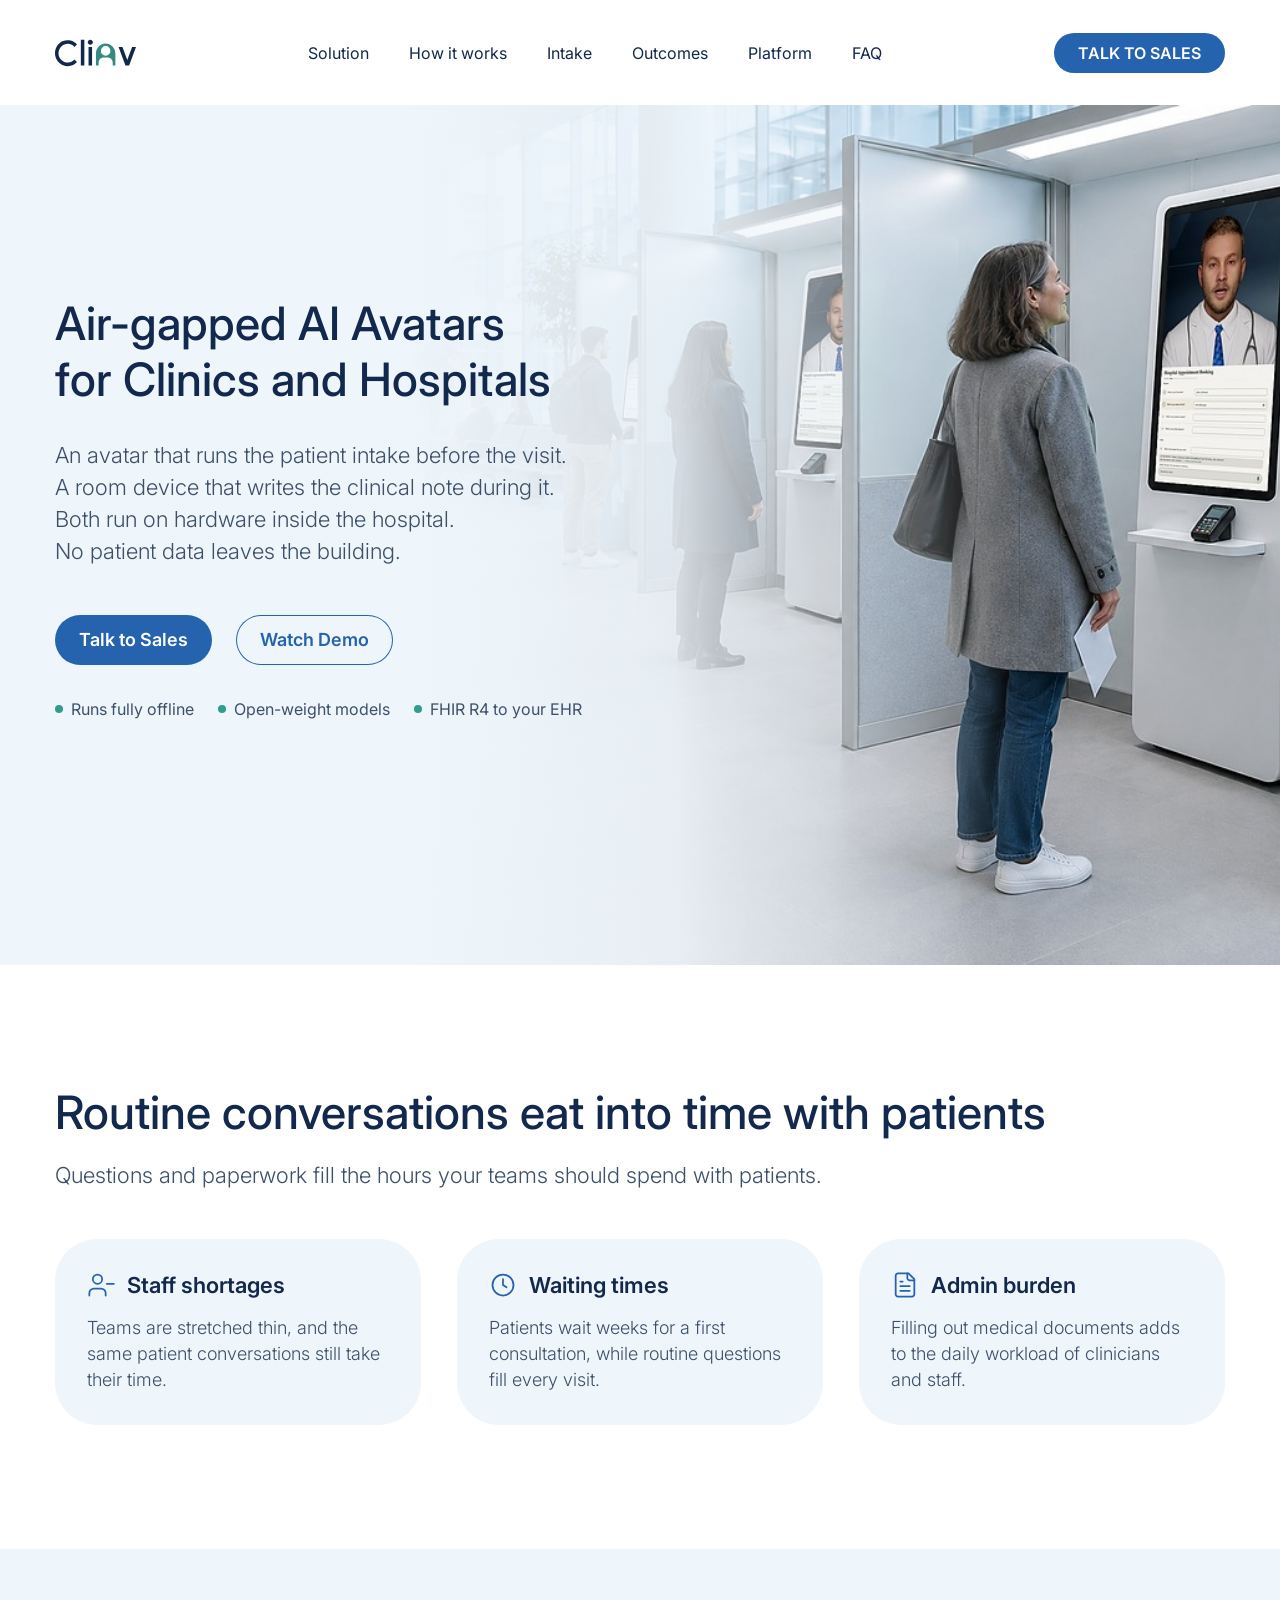
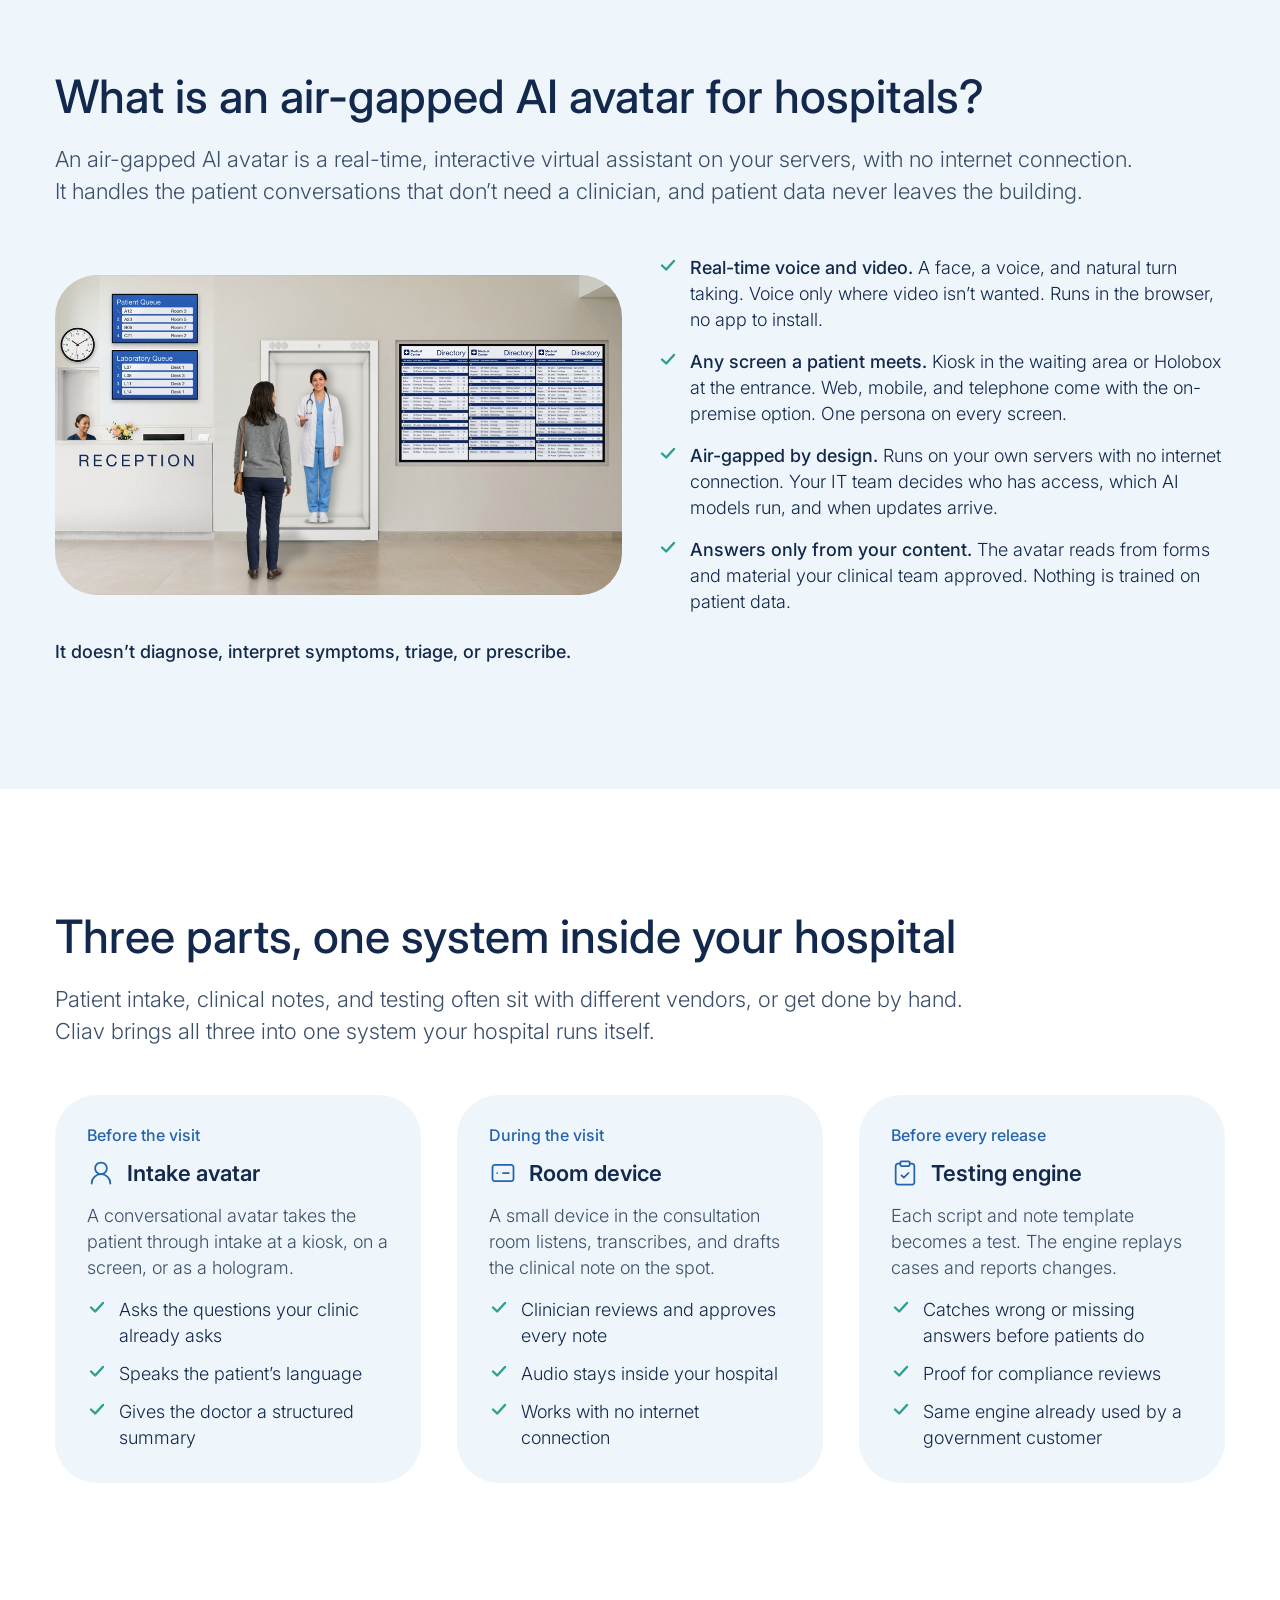
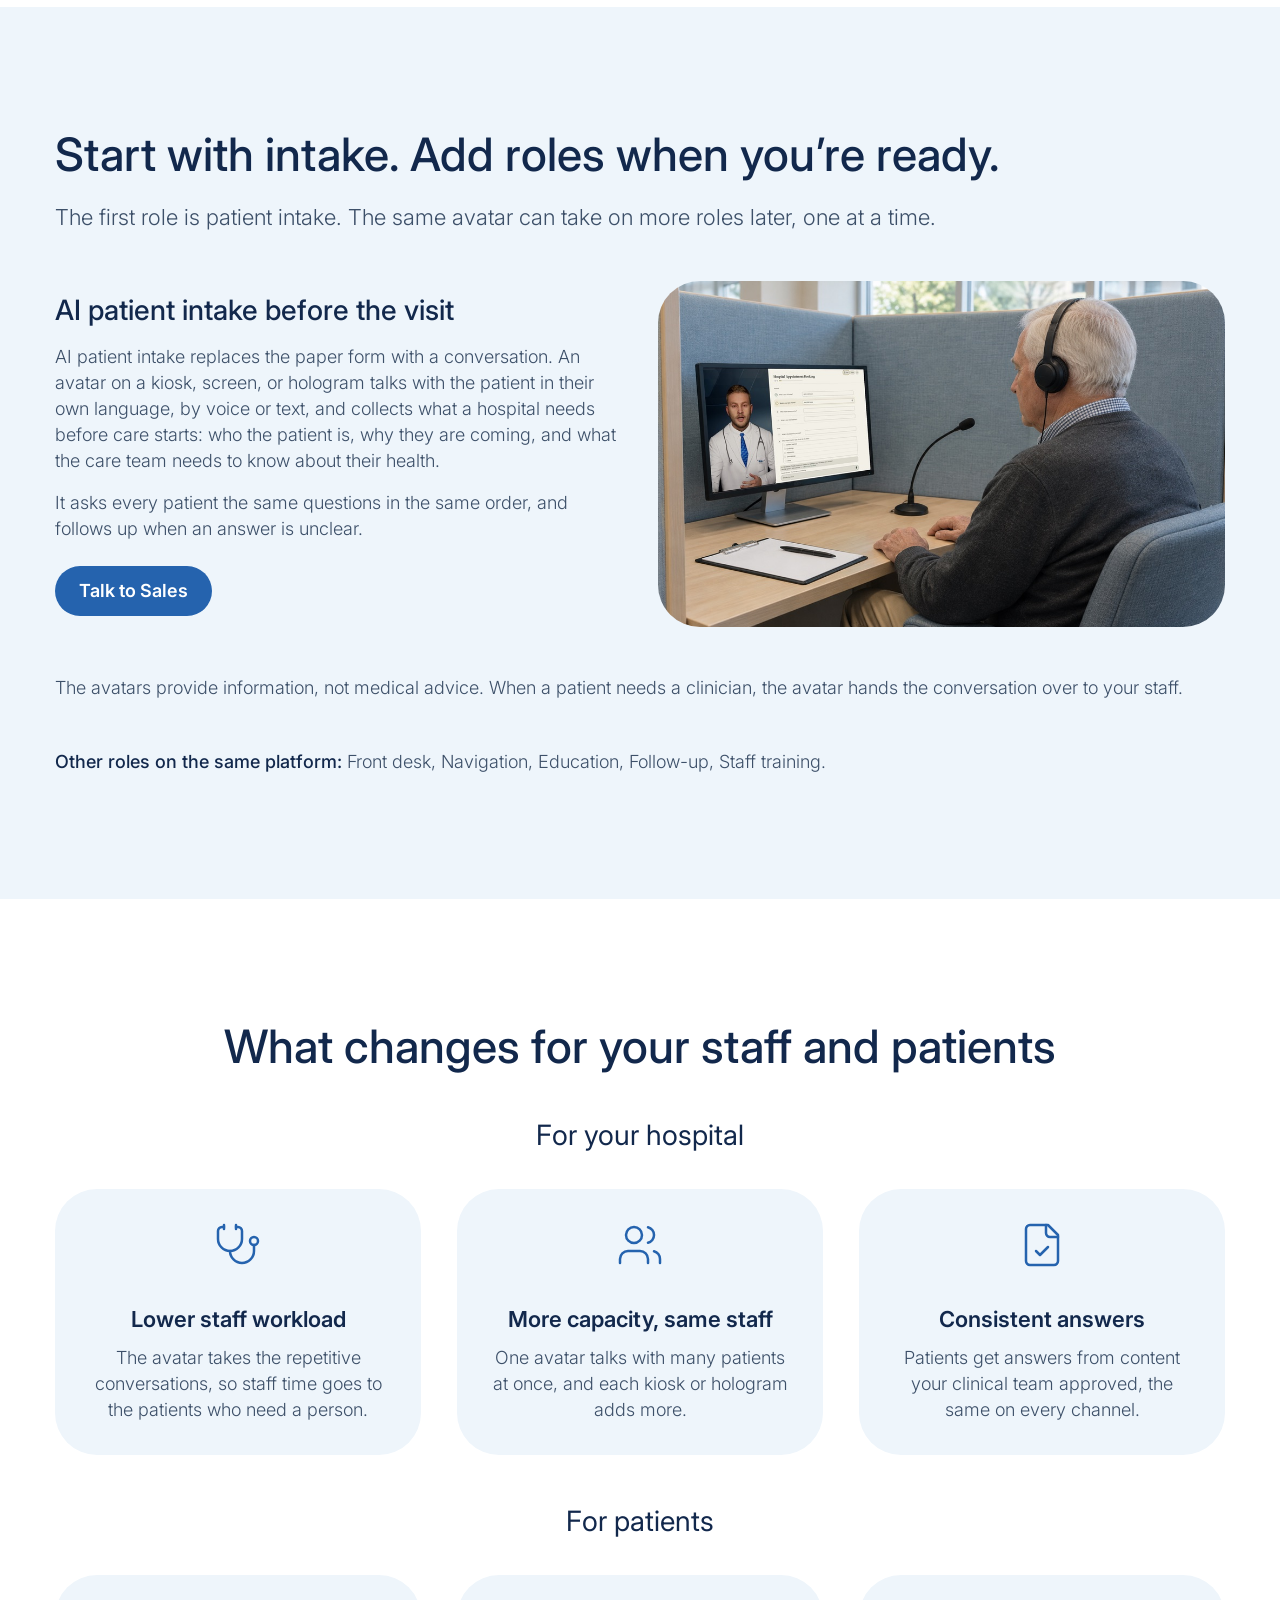
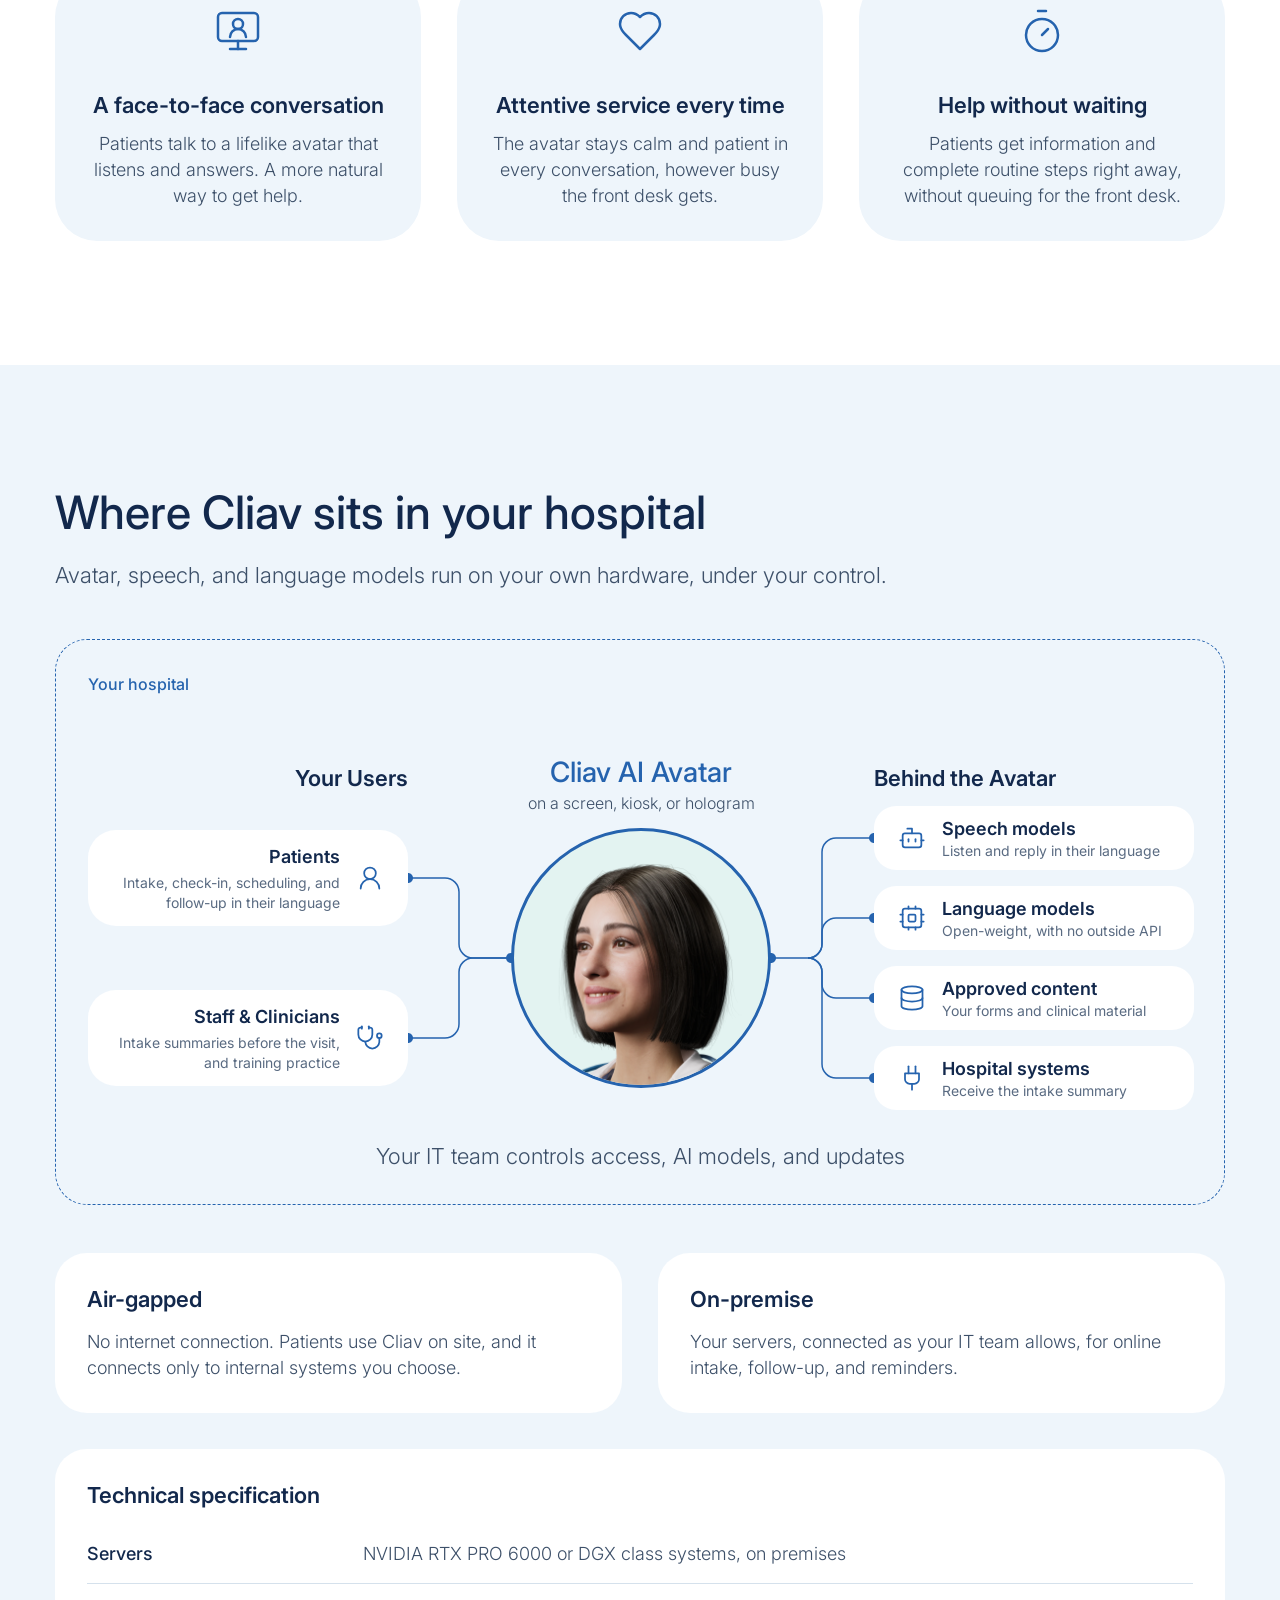
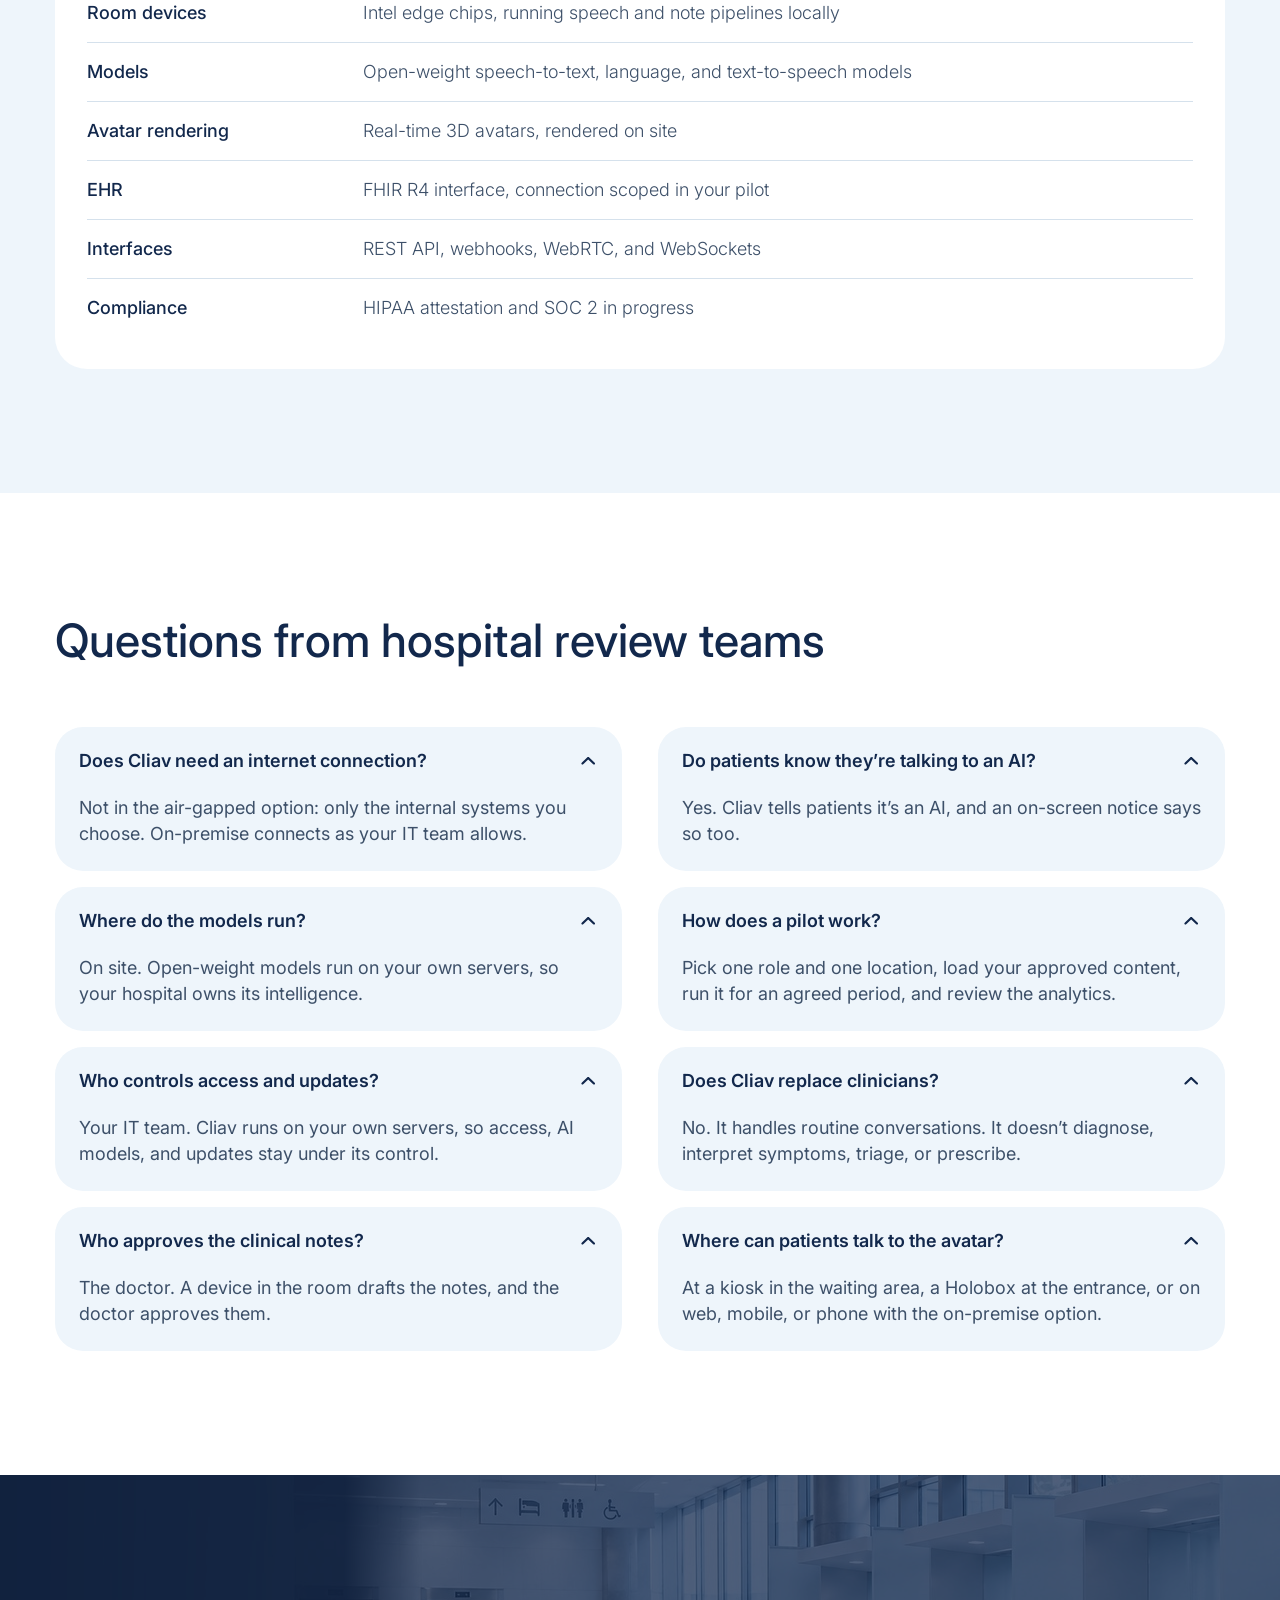
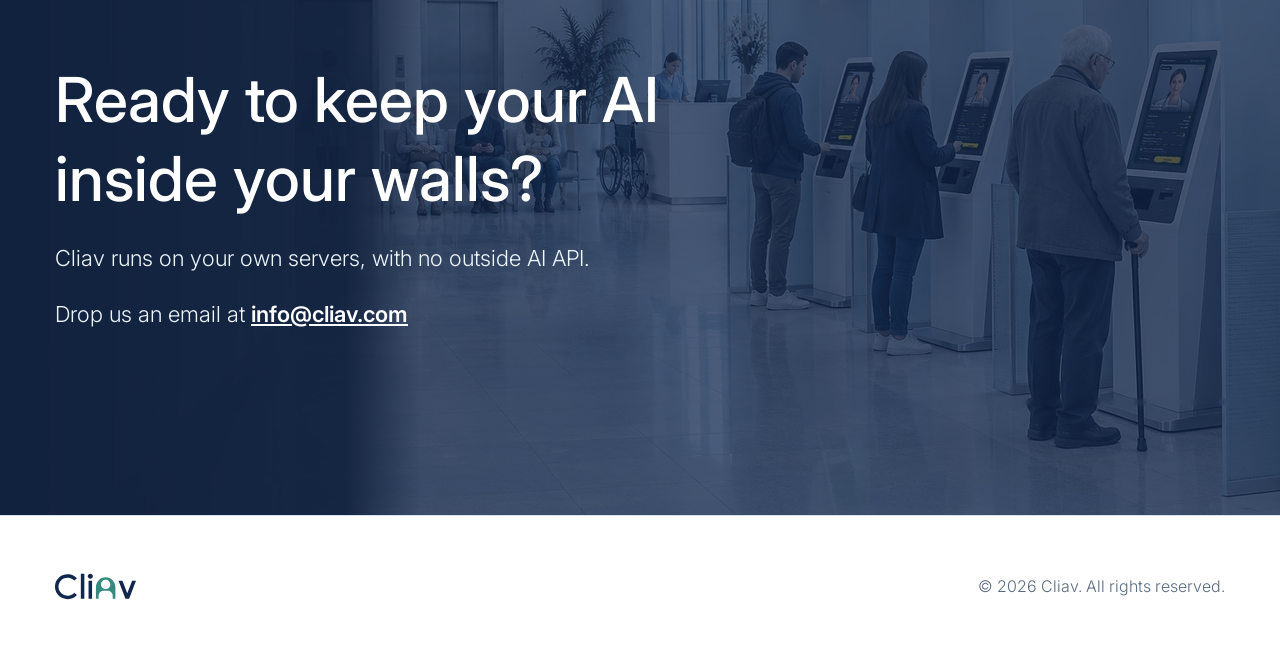
<file: index.html>
<!doctype html>
<html lang="en">
<head>
  <meta charset="utf-8">
  <meta name="viewport" content="width=device-width, initial-scale=1">
  <title>Cliav | Air-gapped AI Avatars for Clinics and Hospitals</title>
  <meta name="description" content="An avatar runs patient intake before the visit. A room device writes the clinical note during it. Both run inside the hospital, so no patient data leaves the building.">
  <link rel="canonical" href="https://cliav.com/">

  <!-- Open Graph -->
  <meta property="og:type" content="website">
  <meta property="og:site_name" content="Cliav">
  <meta property="og:title" content="Cliav | Air-gapped AI Avatars for Clinics and Hospitals">
  <meta property="og:description" content="An intake avatar and a room device on hardware inside the hospital. No patient data leaves the building.">
  <meta property="og:image" content="https://cliav.com/assets/img/og/og-image.png">
  <meta property="og:image:width" content="1200">
  <meta property="og:image:height" content="630">
  <meta property="og:image:alt" content="Cliav: Air-gapped AI Avatars for Clinics and Hospitals. No patient data leaves the building.">
  <meta property="og:url" content="https://cliav.com/">
  <meta name="twitter:card" content="summary_large_image">

  <link rel="icon" href="/assets/favicon/favicon.svg" type="image/svg+xml">
  <link rel="icon" href="/assets/favicon/favicon-32.png" type="image/png" sizes="32x32">
  <link rel="apple-touch-icon" href="/assets/favicon/apple-touch-icon.png">
  <meta name="apple-mobile-web-app-title" content="Cliav">
  <meta name="theme-color" content="#12284c">
  <link rel="stylesheet" href="/assets/css/tokens.css?v=20261103">
  <link rel="stylesheet" href="/assets/css/styles.css?v=20261103">
  <script src="/assets/js/main.js?v=20261103" defer></script>
</head>
<body>

  <header class="nav">
    <div class="container nav-row">
      <a class="logo" href="/"><img src="/assets/img/logo/cliav.svg" alt="Cliav" width="81" height="28"></a>
      <button class="nav-toggle" type="button" aria-expanded="false" aria-controls="nav-menu" aria-label="Open menu">
        <span></span><span></span><span></span>
      </button>
      <nav class="nav-menu" id="nav-menu" aria-label="Main">
        <ul class="nav-links">
          <li><a href="#solution">Solution</a></li>
          <li><a href="#how-it-works">How it works</a></li>
          <li><a href="#intake">Intake</a></li>
          <li><a href="#outcomes">Outcomes</a></li>
          <li><a href="#platform">Platform</a></li>
          <li><a href="#faq">FAQ</a></li>
        </ul>
        <a class="btn btn-nav" href="#contact">Talk to Sales</a>
      </nav>
    </div>
  </header>

  <main>
    <section id="hero" class="hero">
      <div class="container">
        <div class="hero-text">
          <h1>Air-gapped AI Avatars <br>for Clinics and Hospitals</h1>
          <p class="lead">An avatar that runs the patient intake before the visit. <br>A room device that writes the clinical note during it. <br>Both run on hardware inside the hospital. <br>No patient data leaves the building.</p>
          <div class="buttons">
            <a class="btn btn-primary" href="#contact">Talk to Sales</a>
            <button class="btn btn-secondary btn-demo" type="button" aria-haspopup="dialog" data-video-open><svg class="btn-play" width="12" height="14" viewBox="0 0 12 14" aria-hidden="true" focusable="false"><path d="M1 1.6v10.8a.9.9 0 0 0 1.37.77l8.8-5.4a.9.9 0 0 0 0-1.54l-8.8-5.4A.9.9 0 0 0 1 1.6z" fill="currentColor"/></svg>Watch Demo</button>
          </div>
          <ul class="badges">
            <li><img src="/assets/img/icons/dot.svg" alt="" width="8" height="8">Runs fully offline</li>
            <li><img src="/assets/img/icons/dot.svg" alt="" width="8" height="8">Open-weight models</li>
            <li><img src="/assets/img/icons/dot.svg" alt="" width="8" height="8">FHIR R4 to your EHR</li>
          </ul>
        </div>
      </div>
      <div class="hero-media">
        <img src="/assets/img/sections/v1-hero.jpg" alt="" width="1029" height="690" fetchpriority="high">
      </div>
    </section>

    <section id="problem">
      <div class="container stack">
        <div class="section-head">
          <h2>Routine conversations eat into time with patients</h2>
          <p class="lead lead-narrow">Questions and paperwork fill the hours your teams should spend with patients.</p>
        </div>
        <div class="cards">
          <article class="card">
            <div class="card-title">
              <img src="/assets/img/icons/staff-shortages.svg" alt="" width="28" height="28">
              <h3>Staff shortages</h3>
            </div>
            <p>Teams are stretched thin, and the same patient conversations still take their time.</p>
          </article>
          <article class="card">
            <div class="card-title">
              <img src="/assets/img/icons/waiting-times.svg" alt="" width="28" height="28">
              <h3>Waiting times</h3>
            </div>
            <p>Patients wait weeks for a first consultation, while routine questions fill every visit.</p>
          </article>
          <article class="card">
            <div class="card-title">
              <img src="/assets/img/icons/admin-burden.svg" alt="" width="28" height="28">
              <h3>Admin burden</h3>
            </div>
            <p>Filling out medical documents adds to the daily workload of clinicians and staff.</p>
          </article>
        </div>
      </div>
    </section>

    <section id="solution" class="tint">
      <div class="container stack">
        <div class="section-head">
          <h2>What is an air-gapped AI avatar for hospitals?</h2>
          <p class="lead">An air-gapped AI avatar is a real-time, interactive virtual assistant on your servers, with no internet connection. <br>It handles the patient conversations that don’t need a clinician, and patient data never leaves the building.</p>
        </div>
        <div class="solution-body">
          <div class="split">
            <img class="photo photo-video" src="/assets/img/sections/v5-solution.jpg" alt="A patient talks to a life-size hologram of a clinician in a hospital reception" width="1134" height="638" loading="lazy">
            <ul class="bullets">
              <li><img src="/assets/img/icons/tick.svg" alt="" width="20" height="20"><p><strong>Real-time voice and video.</strong> A face, a voice, and natural turn taking. Voice only where video isn’t wanted. Runs in the browser, no app to install.</p></li>
              <li><img src="/assets/img/icons/tick.svg" alt="" width="20" height="20"><p><strong>Any screen a patient meets.</strong> Kiosk in the waiting area or Holobox at the entrance. Web, mobile, and telephone come with the on-premise option. One persona on every screen.</p></li>
              <li><img src="/assets/img/icons/tick.svg" alt="" width="20" height="20"><p><strong>Air-gapped by design.</strong> Runs on your own servers with no internet connection. Your IT team decides who has access, which AI models run, and when updates arrive.</p></li>
              <li><img src="/assets/img/icons/tick.svg" alt="" width="20" height="20"><p><strong>Answers only from your content.</strong> The avatar reads from forms and material your clinical team approved. Nothing is trained on patient data.</p></li>
            </ul>
          </div>
          <p class="scope">It doesn’t diagnose, interpret symptoms, triage, or prescribe.</p>
        </div>
      </div>
    </section>

    <section id="how-it-works">
      <div class="container stack">
        <div class="section-head">
          <h2>Three parts, one system inside your hospital</h2>
          <p class="lead lead-narrow">Patient intake, clinical notes, and testing often sit with different vendors, or get done by hand. Cliav brings all three into one system your hospital runs itself.</p>
        </div>
        <div class="cards">
          <article class="card part">
            <p class="part-when">Before the visit</p>
            <div class="card-title">
              <img src="/assets/img/icons/intake-avatar.svg" alt="" width="28" height="28">
              <h3>Intake avatar</h3>
            </div>
            <p>A conversational avatar takes the patient through intake at a kiosk, on a screen, or as a hologram.</p>
            <ul class="bullets">
              <li><img src="/assets/img/icons/tick.svg" alt="" width="20" height="20"><p>Asks the questions your clinic already asks</p></li>
              <li><img src="/assets/img/icons/tick.svg" alt="" width="20" height="20"><p>Speaks the patient’s language</p></li>
              <li><img src="/assets/img/icons/tick.svg" alt="" width="20" height="20"><p>Gives the doctor a structured summary</p></li>
            </ul>
          </article>
          <article class="card part">
            <p class="part-when">During the visit</p>
            <div class="card-title">
              <img src="/assets/img/icons/room-device.svg" alt="" width="28" height="28">
              <h3>Room device</h3>
            </div>
            <p>A small device in the consultation room listens, transcribes, and drafts the clinical note on the spot.</p>
            <ul class="bullets">
              <li><img src="/assets/img/icons/tick.svg" alt="" width="20" height="20"><p>Clinician reviews and approves every note</p></li>
              <li><img src="/assets/img/icons/tick.svg" alt="" width="20" height="20"><p>Audio stays inside your hospital</p></li>
              <li><img src="/assets/img/icons/tick.svg" alt="" width="20" height="20"><p>Works with no internet connection</p></li>
            </ul>
          </article>
          <article class="card part">
            <p class="part-when">Before every release</p>
            <div class="card-title">
              <img src="/assets/img/icons/testing-engine.svg" alt="" width="28" height="28">
              <h3>Testing engine</h3>
            </div>
            <p>Each script and note template becomes a test. The engine replays cases and reports changes.</p>
            <ul class="bullets">
              <li><img src="/assets/img/icons/tick.svg" alt="" width="20" height="20"><p>Catches wrong or missing answers before patients do</p></li>
              <li><img src="/assets/img/icons/tick.svg" alt="" width="20" height="20"><p>Proof for compliance reviews</p></li>
              <li><img src="/assets/img/icons/tick.svg" alt="" width="20" height="20"><p>Same engine already used by a government customer</p></li>
            </ul>
          </article>
        </div>
      </div>
    </section>

    <section id="intake" class="tint">
      <div class="container stack">
        <div class="section-head">
          <h2>Start with intake. Add roles when you’re ready.</h2>
          <p class="lead">The first role is patient intake. The same avatar can take on more roles later, one at a time.</p>
        </div>
        <div class="split">
          <div class="panel-text">
            <h3>AI patient intake before the visit</h3>
            <p>AI patient intake replaces the paper form with a conversation. An avatar on a kiosk, screen, or hologram talks with the patient in their own language, by voice or text, and collects what a hospital needs before care starts: who the patient is, why they are coming, and what the care team needs to know about their health.</p>
            <p>It asks every patient the same questions in the same order, and follows up when an answer is unclear.</p>
            <a class="btn btn-primary" href="#contact">Talk to Sales</a>
          </div>
          <img class="photo photo-intake" src="/assets/img/sections/r1-intake.jpg" alt="A patient in headphones completes intake with an avatar on a screen" width="1134" height="640" loading="lazy">
        </div>
        <p class="body-line">The avatars provide information, not medical advice. When a patient needs a clinician, the avatar hands the conversation over to your staff.</p>
        <p class="body-line"><strong>Other roles on the same platform:</strong> Front desk, Navigation, Education, Follow-up, Staff training.</p>
      </div>
    </section>

    <section id="outcomes">
      <div class="container stack">
        <h2 class="centered">What changes for your staff and patients</h2>
        <div class="outcome-group">
          <h3>For your hospital</h3>
          <div class="cards">
            <article class="card outcome">
              <img src="/assets/img/icons/staff-workload.svg" alt="" width="48" height="48">
              <h4>Lower staff workload</h4>
              <p>The avatar takes the repetitive conversations, so staff time goes to the patients who need a person.</p>
            </article>
            <article class="card outcome">
              <img src="/assets/img/icons/capacity.svg" alt="" width="48" height="48">
              <h4>More capacity, same staff</h4>
              <p>One avatar talks with many patients at once, and each kiosk or hologram adds more.</p>
            </article>
            <article class="card outcome">
              <img src="/assets/img/icons/consistent-answers.svg" alt="" width="48" height="48">
              <h4>Consistent answers</h4>
              <p>Patients get answers from content your clinical team approved, the same on every channel.</p>
            </article>
          </div>
        </div>
        <div class="outcome-group">
          <h3>For patients</h3>
          <div class="cards">
            <article class="card outcome">
              <img src="/assets/img/icons/face-to-face.svg" alt="" width="48" height="48">
              <h4>A face-to-face conversation</h4>
              <p>Patients talk to a lifelike avatar that listens and answers. A more natural way to get help.</p>
            </article>
            <article class="card outcome">
              <img src="/assets/img/icons/attentive-service.svg" alt="" width="48" height="48">
              <h4>Attentive service every time</h4>
              <p>The avatar stays calm and patient in every conversation, however busy the front desk gets.</p>
            </article>
            <article class="card outcome">
              <img src="/assets/img/icons/no-waiting.svg" alt="" width="48" height="48">
              <h4>Help without waiting</h4>
              <p>Patients get information and complete routine steps right away, without queuing for the front desk.</p>
            </article>
          </div>
        </div>
      </div>
    </section>

    <section id="platform" class="tint">
      <div class="container stack">
        <div class="section-head">
          <h2>Where Cliav sits in your hospital</h2>
          <p class="lead">Avatar, speech, and language models run on your own hardware, under your control.</p>
        </div>
        <div class="boundary">
          <p class="boundary-label">Your hospital</p>
          <div class="diagram">
            <img class="connectors" src="/assets/img/icons/connectors.svg" alt="" width="1106" height="396">
            <div class="d-users">
              <h3>Your Users</h3>
              <div class="d-card d-card-user">
                <div>
                  <p class="d-name">Patients</p>
                  <p class="d-note">Intake, check-in, scheduling, and follow-up in their language</p>
                </div>
                <img src="/assets/img/icons/patients.svg" alt="" width="28" height="28">
              </div>
              <div class="d-card d-card-user">
                <div>
                  <p class="d-name">Staff &amp; Clinicians</p>
                  <p class="d-note">Intake summaries before the visit, and training practice</p>
                </div>
                <img src="/assets/img/icons/staff.svg" alt="" width="28" height="28">
              </div>
            </div>
            <div class="d-center">
              <h3>Cliav AI Avatar <span>on a screen, kiosk, or hologram</span></h3>
              <div class="portrait"><img src="/assets/img/sections/v6-avatar-portrait.png" alt="Portrait of a Cliav AI avatar" width="660" height="660" loading="lazy"></div>
            </div>
            <div class="d-behind">
              <h3>Behind the Avatar</h3>
              <div class="d-card">
                <img src="/assets/img/icons/speech-models.svg" alt="" width="28" height="28">
                <div>
                  <p class="d-name">Speech models</p>
                  <p class="d-note">Listen and reply in their language</p>
                </div>
              </div>
              <div class="d-card">
                <img src="/assets/img/icons/language-models.svg" alt="" width="28" height="28">
                <div>
                  <p class="d-name">Language models</p>
                  <p class="d-note">Open-weight, with no outside API</p>
                </div>
              </div>
              <div class="d-card">
                <img src="/assets/img/icons/approved-content.svg" alt="" width="28" height="28">
                <div>
                  <p class="d-name">Approved content</p>
                  <p class="d-note">Your forms and clinical material</p>
                </div>
              </div>
              <div class="d-card">
                <img src="/assets/img/icons/hospital-systems.svg" alt="" width="28" height="28">
                <div>
                  <p class="d-name">Hospital systems</p>
                  <p class="d-note">Receive the intake summary</p>
                </div>
              </div>
            </div>
          </div>
          <p class="lead centered">Your IT team controls access, AI models, and updates</p>
        </div>
        <div class="options">
          <article class="option">
            <h3>Air-gapped</h3>
            <p>No internet connection. Patients use Cliav on site, and it connects only to internal systems you choose.</p>
          </article>
          <article class="option">
            <h3>On-premise</h3>
            <p>Your servers, connected as your IT team allows, for online intake, follow-up, and reminders.</p>
          </article>
          <article class="option spec">
            <h3>Technical specification</h3>
            <dl>
              <div><dt>Servers</dt><dd>NVIDIA RTX PRO 6000 or DGX class systems, on premises</dd></div>
              <div><dt>Room devices</dt><dd>Intel edge chips, running speech and note pipelines locally</dd></div>
              <div><dt>Models</dt><dd>Open-weight speech-to-text, language, and text-to-speech models</dd></div>
              <div><dt>Avatar rendering</dt><dd>Real-time 3D avatars, rendered on site</dd></div>
              <div><dt>EHR</dt><dd>FHIR R4 interface, connection scoped in your pilot</dd></div>
              <div><dt>Interfaces</dt><dd>REST API, webhooks, WebRTC, and WebSockets</dd></div>
              <div><dt>Compliance</dt><dd>HIPAA attestation and SOC 2 in progress</dd></div>
            </dl>
          </article>
        </div>
      </div>
    </section>

    <section id="faq">
      <div class="container stack stack-wide">
        <h2>Questions from hospital review teams</h2>
        <div class="faq-columns">
          <div class="faq-column">
            <details open>
              <summary>Does Cliav need an internet connection?<img src="/assets/img/icons/chevron.svg" alt="" width="8" height="14"></summary>
              <p>Not in the air-gapped option: only the internal systems you choose. On-premise connects as your IT team allows.</p>
            </details>
            <details open>
              <summary>Where do the models run?<img src="/assets/img/icons/chevron.svg" alt="" width="8" height="14"></summary>
              <p>On site. Open-weight models run on your own servers, so your hospital owns its intelligence.</p>
            </details>
            <details open>
              <summary>Who controls access and updates?<img src="/assets/img/icons/chevron.svg" alt="" width="8" height="14"></summary>
              <p>Your IT team. Cliav runs on your own servers, so access, AI models, and updates stay under its control.</p>
            </details>
            <details open>
              <summary>Who approves the clinical notes?<img src="/assets/img/icons/chevron.svg" alt="" width="8" height="14"></summary>
              <p>The doctor. A device in the room drafts the notes, and the doctor approves them.</p>
            </details>
          </div>
          <div class="faq-column">
            <details open>
              <summary>Do patients know they’re talking to an AI?<img src="/assets/img/icons/chevron.svg" alt="" width="8" height="14"></summary>
              <p>Yes. Cliav tells patients it’s an AI, and an on-screen notice says so too.</p>
            </details>
            <details open>
              <summary>How does a pilot work?<img src="/assets/img/icons/chevron.svg" alt="" width="8" height="14"></summary>
              <p>Pick one role and one location, load your approved content, run it for an agreed period, and review the analytics.</p>
            </details>
            <details open>
              <summary>Does Cliav replace clinicians?<img src="/assets/img/icons/chevron.svg" alt="" width="8" height="14"></summary>
              <p>No. It handles routine conversations. It doesn’t diagnose, interpret symptoms, triage, or prescribe.</p>
            </details>
            <details open>
              <summary>Where can patients talk to the avatar?<img src="/assets/img/icons/chevron.svg" alt="" width="8" height="14"></summary>
              <p>At a kiosk in the waiting area, a Holobox at the entrance, or on web, mobile, or phone with the on-premise option.</p>
            </details>
          </div>
        </div>
      </div>
    </section>

    <section id="contact" class="cta">
      <div class="cta-media"><img src="/assets/img/sections/v8-cta.jpg" alt="" width="1280" height="860" loading="lazy"></div>
      <div class="container">
        <div class="cta-text">
          <h2>Ready to keep your AI inside your walls?</h2>
          <p class="lead">Cliav runs on your own servers, with no outside AI API.</p>
          <p class="lead">Drop us an email at <a href="mailto:info@cliav.com">info@cliav.com</a></p>
        </div>
      </div>
    </section>
  </main>

  <footer class="footer">
    <div class="container">
      <div class="footer-row">
        <a class="logo" href="/"><img src="/assets/img/logo/cliav.svg" alt="Cliav" width="81" height="28"></a>
        <p class="copyright">© 2026 Cliav. All rights reserved.</p>
      </div>
    </div>
  </footer>

  <dialog class="video-modal" aria-label="Cliav demo: AI patient intake">
    <div class="video-box">
      <button class="video-close" type="button" aria-label="Close video">
        <svg width="20" height="20" viewBox="0 0 20 20" fill="none" aria-hidden="true"><path d="M4 4l12 12M16 4L4 16" stroke="currentColor" stroke-width="2" stroke-linecap="round"/></svg>
      </button>
      <video controls playsinline preload="none" poster="/assets/img/sections/demo-poster.jpg" width="1920" height="1080">
        <source src="/assets/video/ai-patient-intake-demo.mp4" type="video/mp4">
        <a href="/assets/video/ai-patient-intake-demo.mp4">Download the demo video</a>
      </video>
    </div>
  </dialog>

</body>
</html>
</file>
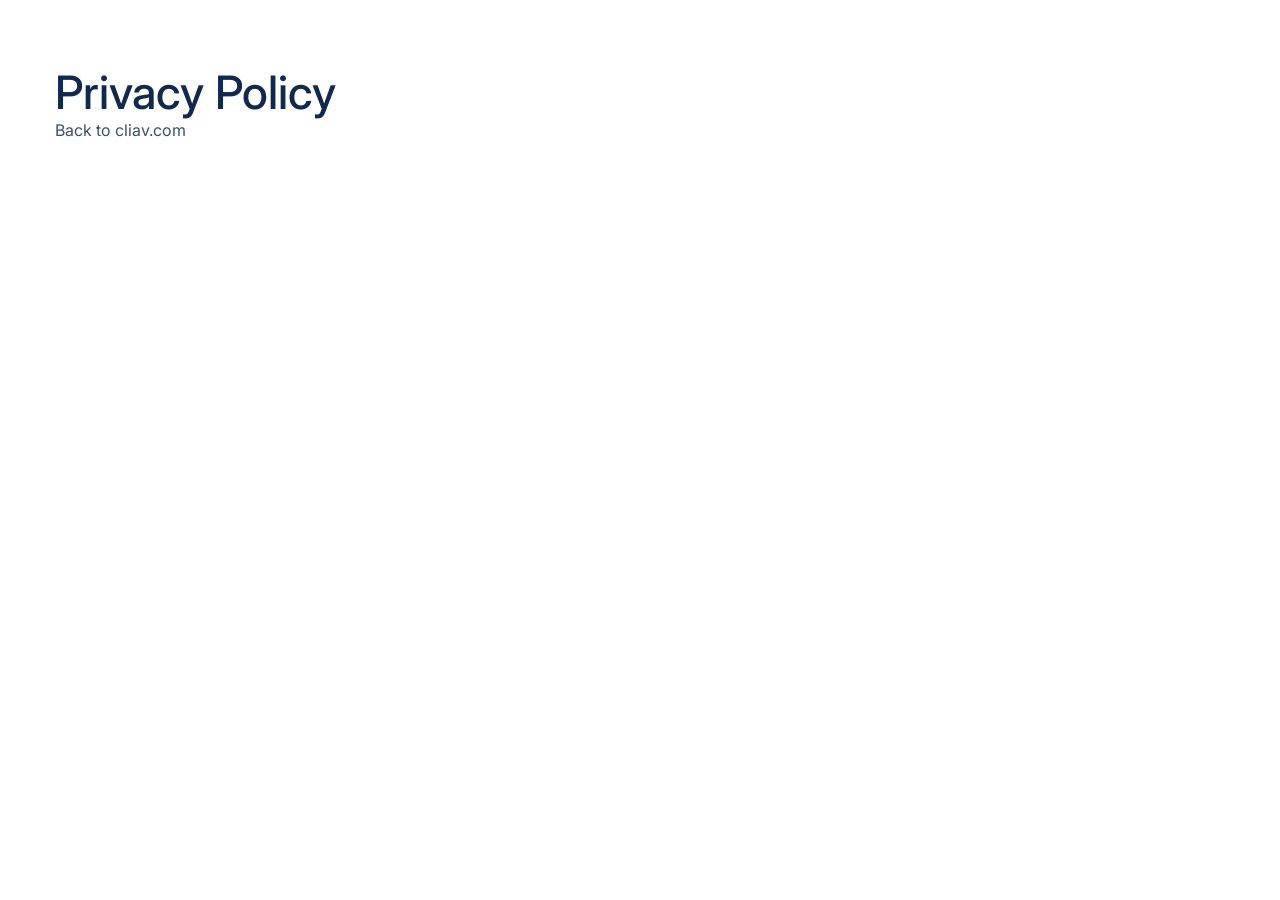
<file: privacy/index.html>
<!doctype html>
<html lang="en">
<head>
  <meta charset="utf-8">
  <meta name="viewport" content="width=device-width, initial-scale=1">
  <title>Privacy Policy | Cliav</title>
  <link rel="icon" href="/assets/favicon/favicon.svg" type="image/svg+xml">
  <link rel="icon" href="/assets/favicon/favicon-32.png" type="image/png" sizes="32x32">
  <link rel="apple-touch-icon" href="/assets/favicon/apple-touch-icon.png">
  <link rel="stylesheet" href="/assets/css/tokens.css?v=20261103">
  <link rel="stylesheet" href="/assets/css/styles.css?v=20261103">
</head>
<body>
  <main class="container">
    <h1>Privacy Policy</h1>
    <!-- Content pending legal review -->
    <p><a href="/">Back to cliav.com</a></p>
  </main>
</body>
</html>
</file>
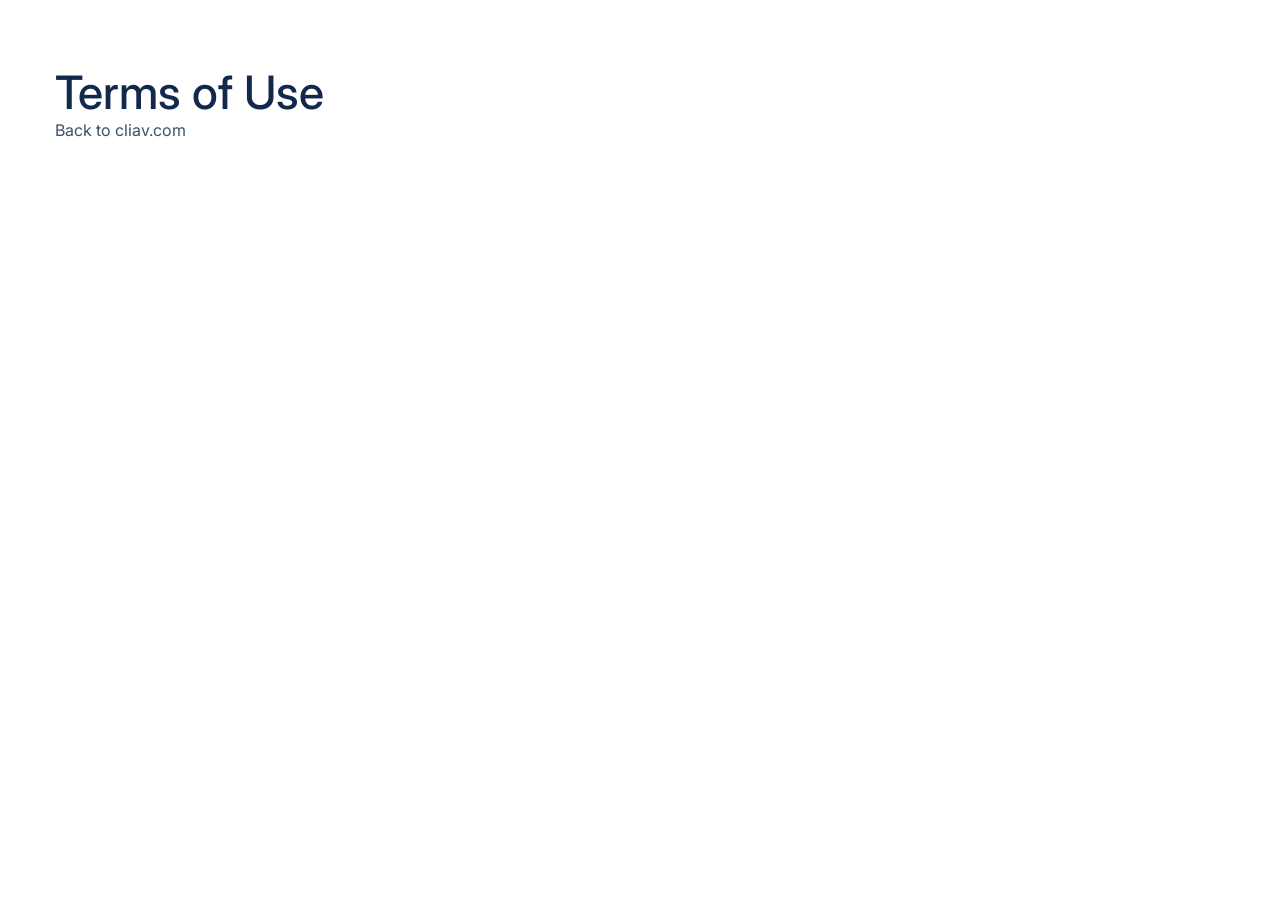
<file: terms/index.html>
<!doctype html>
<html lang="en">
<head>
  <meta charset="utf-8">
  <meta name="viewport" content="width=device-width, initial-scale=1">
  <title>Terms of Use | Cliav</title>
  <link rel="icon" href="/assets/favicon/favicon.svg" type="image/svg+xml">
  <link rel="icon" href="/assets/favicon/favicon-32.png" type="image/png" sizes="32x32">
  <link rel="apple-touch-icon" href="/assets/favicon/apple-touch-icon.png">
  <link rel="stylesheet" href="/assets/css/tokens.css?v=20261103">
  <link rel="stylesheet" href="/assets/css/styles.css?v=20261103">
</head>
<body>
  <main class="container">
    <h1>Terms of Use</h1>
    <!-- Content pending legal review -->
    <p><a href="/">Back to cliav.com</a></p>
  </main>
</body>
</html>
</file>
<file: assets/css/tokens.css>
@import url("https://fonts.googleapis.com/css2?family=Inter:wght@300;400;500;600&display=swap");

/* Design tokens — pulled from the Figma variables (Desktop / 1920 Cliav F) */
:root {
  /* Colors */
  --navy: #12284c;
  --blue: #2563ae;
  --white: #ffffff;
  --text-body: #3d5069;
  --text-muted: #5a6b82;
  --mint: #e3f3f1;
  --bg-blue: #eef5fb;
  --line: #d5e1ec;
  --draft: #c2560a; /* used for [Confirm: …] notes in Figma — not for production */

  /* Layout (from Figma: 1170px content column on a 1920 frame) */
  --container: 1170px;
  --gutter: 36px;
  --section-pad: 124px;

  /* Radii */
  --radius-card: 42px;
  --radius-option: 32px;
  --radius-faq: 28px;
  --radius-step: 22px;

  /* Typography */
  --font-sans: "Inter", system-ui, -apple-system, "Segoe UI", Roboto, sans-serif;
}
</file>
<file: assets/css/styles.css>
/* Base */
*, *::before, *::after { box-sizing: border-box; }
html { scroll-behavior: smooth; }
body { margin: 0; font-family: var(--font-sans); color: var(--text-body); background: var(--white); -webkit-font-smoothing: antialiased; }
img { max-width: 100%; height: auto; display: block; }
h1, h2, h3, h4, p, ul, ol { margin: 0; padding: 0; }
ul, ol { list-style: none; }
a { color: inherit; text-decoration: none; }
a:focus-visible, button:focus-visible, summary:focus-visible { outline: 2px solid var(--blue); outline-offset: 3px; }

.container { max-width: calc(var(--container) + 32px); margin: 0 auto; padding: 0 16px; }
body > main.container { padding-top: 64px; padding-bottom: 64px; }
section { padding: var(--section-pad) 0; }
section.tint { background: var(--bg-blue); }

/* Shared text */
h1, h2 { font-weight: 500; color: var(--navy); font-size: 46px; }
h1 { line-height: 56px; }
h2 { line-height: 46px; }
.lead { font-size: 22px; line-height: 32px; font-weight: 300; }
.lead-narrow { max-width: 944px; }
.centered { text-align: center; }
.stack { display: flex; flex-direction: column; gap: 48px; }
.stack-wide { gap: 64px; }
.section-head { display: flex; flex-direction: column; gap: 24px; }
.body-line { font-size: 18px; line-height: 26px; font-weight: 300; }
.body-line strong { font-weight: 500; color: var(--navy); }

/* Buttons */
.buttons { display: flex; flex-wrap: wrap; gap: 24px; }
.btn { display: inline-flex; align-items: center; justify-content: center; align-self: flex-start; padding: 16px 24px; border-radius: 999px; font-size: 18px; line-height: 18px; font-weight: 600; white-space: nowrap; transition: opacity .15s; }
.btn:hover { opacity: .88; }
.btn-primary { background: var(--blue); color: var(--white); }
.btn-secondary { border: 0; background: none; box-shadow: inset 0 0 0 1px var(--blue); color: var(--blue); font-family: inherit; cursor: pointer; }

/* Watch Demo hover: blue fills in from the left, the button lifts and glows, a play icon slides in */
.btn-demo { position: relative; overflow: hidden; isolation: isolate; transition: color .35s ease, transform .35s cubic-bezier(.22, 1, .36, 1), box-shadow .35s ease; }
.btn-demo::before { content: ""; position: absolute; inset: 0; z-index: -1; background: linear-gradient(100deg, var(--blue), #3a7bd0); transform: translateX(-101%); transition: transform .5s cubic-bezier(.22, 1, .36, 1); }
.btn-play { flex: none; width: 0; margin-right: 0; opacity: 0; transform: scale(.4); transition: width .35s cubic-bezier(.22, 1, .36, 1), margin-right .35s cubic-bezier(.22, 1, .36, 1), opacity .25s ease, transform .35s cubic-bezier(.34, 1.56, .64, 1); }
@media (hover: hover) {
  .btn-demo:hover { opacity: 1; color: var(--white); transform: translateY(-2px); box-shadow: inset 0 0 0 1px var(--blue), 0 14px 30px -10px rgba(37, 99, 174, .6); }
  .btn-demo:hover::before { transform: translateX(0); }
  .btn-demo:hover .btn-play { width: 12px; margin-right: 10px; opacity: 1; transform: scale(1); }
  .btn-demo:active { transform: translateY(0); box-shadow: inset 0 0 0 1px var(--blue), 0 6px 16px -8px rgba(37, 99, 174, .6); }
}
@media (prefers-reduced-motion: reduce) {
  .btn-demo, .btn-demo::before, .btn-play { transition: none; }
  .btn-demo:hover { transform: none; }
}
.btn-nav { background: var(--blue); color: var(--white); padding: 12px 24px; font-size: 16px; line-height: 16px; text-transform: uppercase; align-self: auto; }

/* Section photos */
.photo { width: 100%; object-fit: cover; border-radius: var(--radius-card); }
.photo-video { aspect-ratio: 567 / 320; }
.photo-intake { aspect-ratio: 567 / 346; }

/* Cards */
.cards { display: grid; grid-template-columns: repeat(3, 1fr); gap: var(--gutter); }
.card { display: flex; flex-direction: column; gap: 16px; padding: 32px; border-radius: var(--radius-card); background: var(--bg-blue); }
.card p { font-size: 18px; line-height: 26px; font-weight: 300; }
.card h3, .card h4 { font-size: 22px; line-height: 28px; font-weight: 600; color: var(--navy); }
.card-title { display: flex; align-items: center; gap: 12px; }
.card-title img { flex: none; }

.split { display: grid; grid-template-columns: 1fr 1fr; gap: var(--gutter); align-items: center; }

/* .nav */
.nav { position: relative; z-index: 10; background: var(--white); }
.nav-row { display: flex; align-items: center; justify-content: space-between; height: 105px; }
.nav-menu { display: contents; }
.nav-links { display: flex; gap: 40px; font-size: 16px; line-height: 24px; color: var(--navy); white-space: nowrap; }
.nav-links a:hover { color: var(--blue); }
.nav-toggle { display: none; flex-direction: column; gap: 5px; padding: 10px; border: 0; background: none; cursor: pointer; }
.nav-toggle span { display: block; width: 24px; height: 2px; background: var(--navy); }

/* #hero */
.hero { position: relative; overflow: hidden; background: var(--bg-blue); padding: 190px 0 244px; }
.hero .container { position: relative; z-index: 1; }
.hero-text { display: flex; flex-direction: column; gap: 32px; max-width: 660px; }
.hero-text .lead { max-width: 603px; }
.hero .buttons { padding-top: 16px; }
.badges { display: flex; flex-wrap: wrap; gap: 8px 24px; font-size: 16px; line-height: 24px; }
.badges li { display: flex; align-items: center; gap: 8px; }
.hero-media { position: absolute; top: 0; bottom: 0; left: calc(50% - 240px); right: 0; }
.hero-media img { width: 100%; height: 100%; object-fit: cover; }
.hero-media::after { content: ""; position: absolute; top: 0; bottom: 0; left: 0; width: 620px; background: linear-gradient(to right, #eef5fb, rgba(238, 245, 251, .88) 45%, rgba(238, 245, 251, 0)); }

/* #solution */
.solution-body { display: flex; flex-direction: column; gap: 24px; }
.bullets { display: flex; flex-direction: column; gap: 16px; }
.bullets li { display: flex; gap: 12px; align-items: flex-start; }
.bullets img { flex: none; }
.bullets p { font-size: 18px; line-height: 26px; font-weight: 300; color: var(--navy); }
.bullets strong { font-weight: 500; }
.scope { font-size: 18px; line-height: 26px; font-weight: 500; color: var(--navy); }

/* #intake */
.panel-text { display: flex; flex-direction: column; gap: 16px; }
.panel-text h3 { font-size: 28px; line-height: 36px; font-weight: 500; color: var(--navy); }
.panel-text p { font-size: 18px; line-height: 26px; font-weight: 300; }
.panel-text .btn { margin-top: 8px; }

/* #how-it-works */
.card .part-when { font-size: 16px; line-height: 16px; font-weight: 500; color: var(--blue); }
.part .bullets { gap: 12px; }

/* #outcomes */
.outcome-group { display: flex; flex-direction: column; gap: var(--gutter); }
.outcome-group > h3 { font-size: 28px; line-height: 36px; font-weight: 400; color: var(--navy); text-align: center; }
.outcome { align-items: center; gap: 12px; text-align: center; }
.outcome img { margin-bottom: 24px; }

/* #platform */
.boundary { display: flex; flex-direction: column; gap: 24px; padding: 32px; border: 1.5px dashed var(--blue); border-radius: var(--radius-option); }
.boundary-label { font-size: 16px; line-height: 24px; font-weight: 500; color: var(--blue); }
.diagram { position: relative; display: grid; grid-template-columns: 320px 300px 320px; justify-content: space-between; width: 1106px; height: 396px; }
.connectors { position: absolute; top: 0; left: 0; max-width: none; }
.diagram h3 { font-size: 22px; line-height: 28px; font-weight: 600; color: var(--navy); }
.d-users, .d-center, .d-behind { position: relative; }
.d-users { padding-top: 44px; }
.d-users h3 { text-align: right; margin-bottom: 38px; }
.d-card-user + .d-card-user { margin-top: 64px; }
.d-center { display: flex; flex-direction: column; align-items: center; gap: 12px; padding-top: 34px; }
.d-center h3 { font-size: 28px; line-height: 36px; font-weight: 500; color: var(--blue); text-align: center; }
.d-center h3 span { display: block; font-size: 16px; line-height: 26px; font-weight: 300; color: var(--text-body); }
.portrait { position: relative; overflow: hidden; width: 260px; height: 260px; border-radius: 50%; border: 3px solid var(--blue); background: var(--mint); }
.portrait img { position: absolute; top: -12.82%; left: -15.06%; width: 128.21%; height: 128.21%; max-width: none; }
.d-behind { display: flex; flex-direction: column; gap: 16px; padding-top: 44px; }
.d-behind h3 { margin-bottom: -2px; }
.d-card { display: flex; align-items: center; gap: 16px; height: 64px; padding: 0 24px; border-radius: 22px; background: var(--white); }
.d-card img { flex: none; }
.d-card-user { justify-content: flex-end; height: 96px; border-radius: var(--radius-faq); text-align: right; }
.d-name { font-size: 18px; line-height: 25px; font-weight: 600; color: var(--navy); }
.d-note { font-size: 14px; line-height: 20px; color: var(--text-muted); }
.d-card-user .d-note { margin-top: 4px; }
.options { display: grid; grid-template-columns: 1fr 1fr; gap: var(--gutter); }
.option { display: flex; flex-direction: column; gap: 16px; padding: 32px; border-radius: var(--radius-option); background: var(--white); }
.option h3 { font-size: 22px; line-height: 28px; font-weight: 600; color: var(--navy); }
.option p { font-size: 18px; line-height: 26px; font-weight: 300; }
.spec { grid-column: 1 / -1; }
.spec dl { margin: 0; font-size: 18px; line-height: 26px; }
.spec dl div { display: grid; grid-template-columns: 240px 1fr; gap: 36px; padding: 16px 0; border-bottom: 1px solid var(--line); }
.spec dl div:last-child { border-bottom: 0; }
.spec dt { font-weight: 500; color: var(--navy); }
.spec dd { margin: 0; font-weight: 300; }

/* #faq */
.faq-columns { display: grid; grid-template-columns: 1fr 1fr; gap: var(--gutter); align-items: start; }
.faq-column { display: flex; flex-direction: column; gap: 16px; }
.faq-column details { padding: 24px; border-radius: var(--radius-faq); background: var(--bg-blue); }
.faq-column summary { display: flex; align-items: center; justify-content: space-between; gap: 16px; min-height: 20px; font-size: 18px; line-height: 18px; font-weight: 600; color: var(--navy); cursor: pointer; list-style: none; }
.faq-column summary::-webkit-details-marker { display: none; }
.faq-column summary img { flex: none; margin-right: 6px; transform: rotate(90deg); transition: transform .15s; }
.faq-column details[open] summary img { transform: rotate(-90deg); }
.faq-column details p { margin-top: 24px; font-size: 18px; line-height: 26px; }

/* #contact */
.cta { position: relative; overflow: hidden; background: var(--navy); padding: 185px 0; }
.cta .container { position: relative; }
.cta-text { display: flex; flex-direction: column; gap: 24px; max-width: 680px; }
.cta h2 { font-size: 62px; line-height: 79px; color: var(--white); }
.cta .lead { color: var(--bg-blue); }
.cta .lead a { font-weight: 600; color: var(--white); text-decoration: underline; }
.cta-media { position: absolute; top: 0; right: 0; bottom: 0; left: 0; }
.cta-media img { width: 100%; height: 100%; object-fit: cover; }
.cta-media::after { content: ""; position: absolute; top: 0; right: 0; bottom: 0; left: 0; background: var(--navy); opacity: .74; }

/* .footer */
.footer { border-top: 1px solid var(--line); padding: 56px 0; }
.footer-row { display: flex; align-items: center; justify-content: space-between; gap: 24px; }
.copyright { font-size: 16px; line-height: 24px; font-weight: 300; color: var(--text-muted); }

/* Demo video modal: the dialog fills the screen, so a click on its empty area is a click on the backdrop */
.video-modal { width: 100%; max-width: none; height: 100%; max-height: none; margin: 0; padding: 72px 16px; border: 0; background: none; }
.video-modal[open] { display: flex; align-items: center; justify-content: center; }
.video-modal::backdrop { background: rgba(18, 40, 76, .88); }
html:has(.video-modal[open]) { overflow: hidden; }
.video-box { position: relative; width: min(1200px, 100%, (100vh - 144px) * 16 / 9); width: min(1200px, 100%, (100dvh - 144px) * 16 / 9); }
.video-box video { display: block; width: 100%; height: auto; aspect-ratio: 16 / 9; border-radius: var(--radius-step); background: #000; }
.video-close { position: absolute; right: 0; bottom: 100%; margin-bottom: 12px; display: flex; align-items: center; justify-content: center; width: 44px; height: 44px; padding: 0; border: 0; border-radius: 50%; background: rgba(255, 255, 255, .14); color: var(--white); cursor: pointer; transition: background .15s; }
.video-close:hover { background: rgba(255, 255, 255, .28); }
.video-close:focus-visible { outline-color: var(--white); }

/* Diagram stacks when its 1106px width no longer fits */
@media (max-width: 1239px) {
  .connectors { display: none; }
  .diagram { grid-template-columns: 1fr; gap: 32px; width: auto; height: auto; }
  .d-users, .d-center, .d-behind { padding-top: 0; }
  .d-users { display: flex; flex-direction: column; gap: 16px; }
  .d-users h3 { text-align: left; margin-bottom: 0; }
  .d-card-user + .d-card-user { margin-top: 0; }
  .d-card-user { justify-content: space-between; flex-direction: row-reverse; height: auto; min-height: 96px; padding: 16px 24px; text-align: left; }
  .d-behind h3 { margin-bottom: 0; }
  .d-card { height: auto; min-height: 64px; padding-top: 8px; padding-bottom: 8px; }
  .section-head .lead br { display: none; }
}

/* Tablet: mobile nav, hero image drops below the text */
@media (max-width: 1099px) {
  section { padding: 72px 0; }
  h1 { font-size: 40px; line-height: 48px; }
  h2 { font-size: 36px; line-height: 42px; }
  .cta h2 { font-size: 44px; line-height: 54px; }

  .nav-row { height: 80px; }
  .nav-toggle { display: flex; }
  .nav-menu { display: none; position: absolute; top: 100%; left: 0; right: 0; flex-direction: column; align-items: flex-start; gap: 24px; padding: 8px 16px 24px; background: var(--white); border-bottom: 1px solid var(--line); }
  .nav-menu.is-open { display: flex; }
  .nav-links { flex-direction: column; gap: 16px; }

  .hero { padding: 56px 0 0; }
  .hero-media { position: static; display: block; margin-top: 40px; aspect-ratio: 1200 / 860; }
  .hero-media::after { display: none; }
  .cta { padding: 96px 0; }
}

/* Phone: everything in one column */
@media (max-width: 899px) {
  .cards, .split, .options, .faq-columns { grid-template-columns: 1fr; }
}

@media (max-width: 599px) {
  section { padding: 56px 0; }
  .stack, .stack-wide { gap: 36px; }
  h1 { font-size: 34px; line-height: 42px; }
  h1 br, .hero .lead br { display: none; }
  h2 { font-size: 30px; line-height: 36px; }
  .cta { padding: 72px 0; }
  .cta h2 { font-size: 34px; line-height: 42px; }
  .lead { font-size: 18px; line-height: 28px; }
  .card, .option { padding: 24px; border-radius: var(--radius-faq); }
  .photo { border-radius: var(--radius-faq); }
  .boundary { padding: 16px; border-radius: var(--radius-faq); }
  .spec dl div { grid-template-columns: 1fr; gap: 4px; }
  .faq-column summary { line-height: 24px; }
  .footer-row { flex-direction: column; align-items: flex-start; }
}

/* Small phones: every button stacks at full width */
@media (max-width: 390px) {
  .buttons { flex-direction: column; gap: 16px; }
  .btn { align-self: stretch; }
}
</file>
